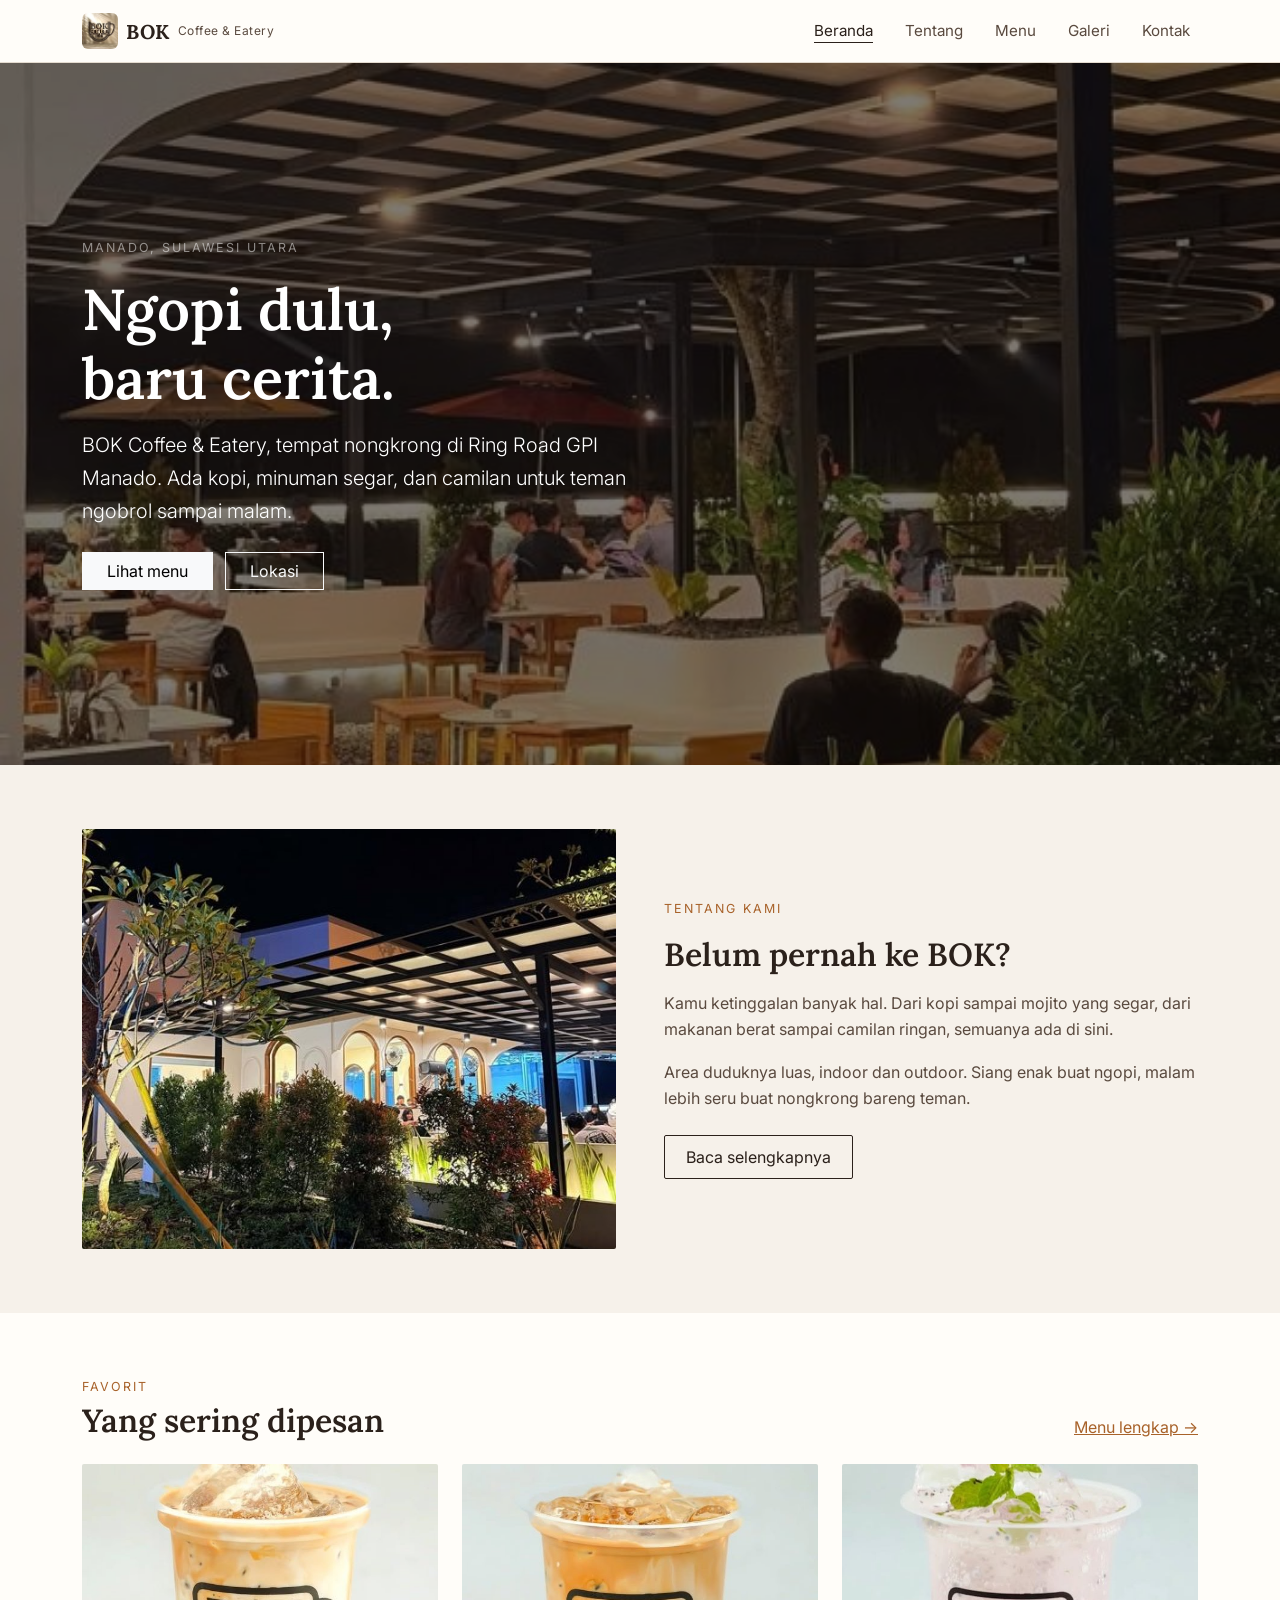
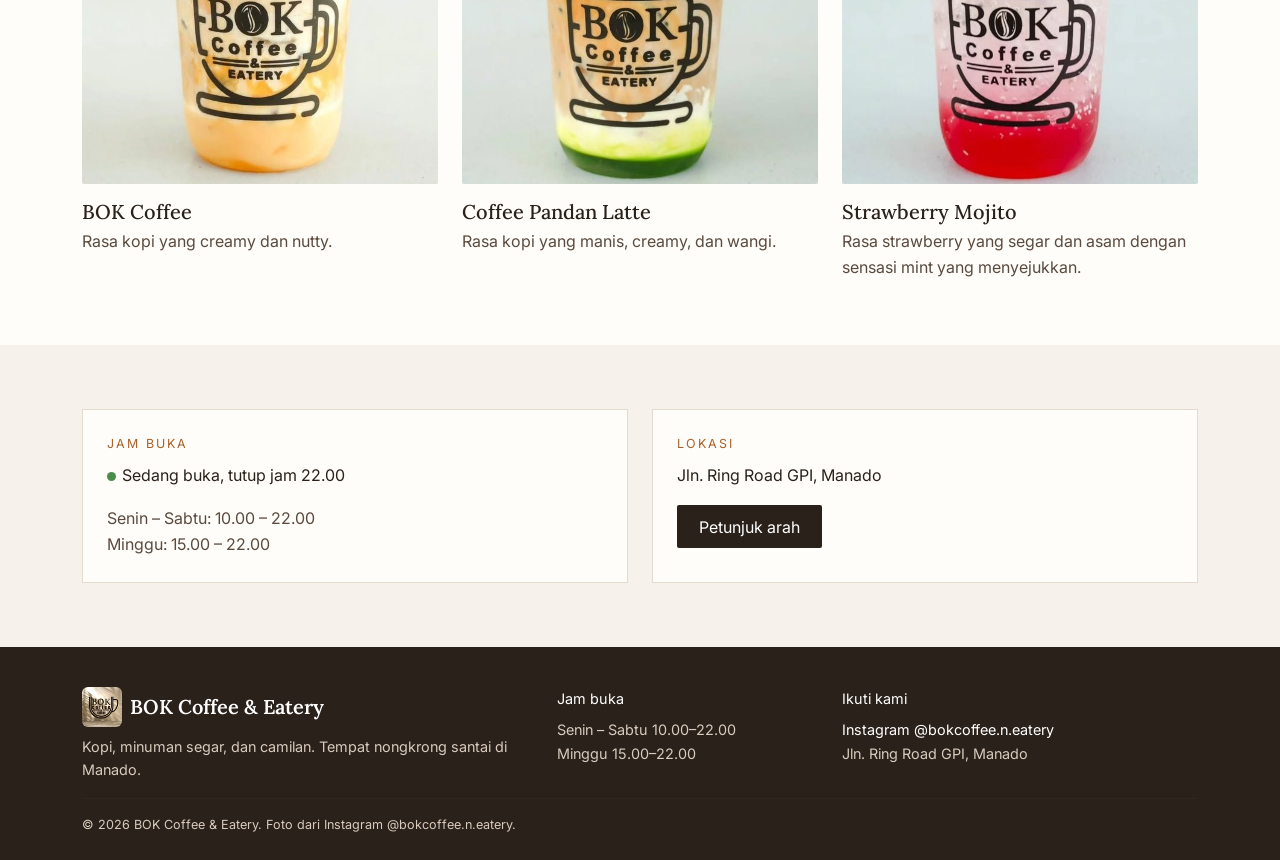
<file: index.html>
<!DOCTYPE html>
<html lang="id">
<head>
  <meta charset="UTF-8">
  <meta name="viewport" content="width=device-width, initial-scale=1">
  <title>Beranda | BOK Coffee &amp; Eatery Manado</title>
  <link rel="icon" href="img/logo.jpg">
  <meta name="description" content="BOK Coffee & Eatery, kedai kopi dan tempat nongkrong di Jln. Ring Road GPI, Manado.">
  <link href="https://cdn.jsdelivr.net/npm/bootstrap@5.3.3/dist/css/bootstrap.min.css" rel="stylesheet">
  <link rel="preconnect" href="https://fonts.googleapis.com">
  <link href="https://fonts.googleapis.com/css2?family=Inter:wght@400;500;600&family=Lora:wght@500;600;700&display=swap" rel="stylesheet">
  <link href="css/style.css" rel="stylesheet">
</head>
<body>

  <nav class="navbar navbar-expand-lg sticky-top">
    <div class="container">
      <a class="navbar-brand d-flex align-items-center gap-2" href="index.html"><img src="img/logo.jpg" alt="Logo BOK Coffee &amp; Eatery" class="logo"> BOK <small>Coffee &amp; Eatery</small></a>
      <button class="navbar-toggler" type="button" data-bs-toggle="collapse" data-bs-target="#nav" aria-controls="nav" aria-expanded="false" aria-label="Buka menu">
        <span class="navbar-toggler-icon"></span>
      </button>
      <div class="collapse navbar-collapse" id="nav">
        <ul class="navbar-nav ms-auto gap-lg-3">
          <li class="nav-item"><a class="nav-link active" href="index.html" aria-current="page">Beranda</a></li>
          <li class="nav-item"><a class="nav-link" href="tentang.html">Tentang</a></li>
          <li class="nav-item"><a class="nav-link" href="menu.html">Menu</a></li>
          <li class="nav-item"><a class="nav-link" href="galeri.html">Galeri</a></li>
          <li class="nav-item"><a class="nav-link" href="kontak.html">Kontak</a></li>
        </ul>
      </div>
    </div>
  </nav>

  <header class="hero d-flex align-items-center">
    <div class="container py-5">
      <p class="label text-white-50 mb-3">Manado, Sulawesi Utara</p>
      <h1 class="mb-3">Ngopi dulu,<br>baru cerita.</h1>
      <p class="lead col-lg-6 mb-4">BOK Coffee &amp; Eatery, tempat nongkrong di Ring Road GPI Manado. Ada kopi, minuman segar, dan camilan untuk teman ngobrol sampai malam.</p>
      <a href="menu.html" class="btn btn-light rounded-0 px-4 me-2">Lihat menu</a>
      <a href="kontak.html" class="btn btn-outline-light rounded-0 px-4">Lokasi</a>
    </div>
  </header>

  <section>
    <div class="container">
      <div class="row align-items-center g-4 g-lg-5">
        <div class="col-lg-6">
          <img class="photo photo-tall" src="img/kedai-malam.jpg" alt="Tampak BOK Coffee &amp; Eatery di malam hari">
        </div>
        <div class="col-lg-6">
          <p class="label">Tentang kami</p>
          <h2 class="mb-3">Belum pernah ke BOK?</h2>
          <p class="text-soft">Kamu ketinggalan banyak hal. Dari kopi sampai mojito yang segar, dari makanan berat sampai camilan ringan, semuanya ada di sini.</p>
          <p class="text-soft">Area duduknya luas, indoor dan outdoor. Siang enak buat ngopi, malam lebih seru buat nongkrong bareng teman.</p>
          <a href="tentang.html" class="btn btn-outline-bok mt-2">Baca selengkapnya</a>
        </div>
      </div>
    </div>
  </section>

  <section class="bg-paper">
    <div class="container">
      <div class="d-flex justify-content-between align-items-end mb-4 flex-wrap gap-2">
        <div>
          <p class="label mb-1">Favorit</p>
          <h2 class="mb-0">Yang sering dipesan</h2>
        </div>
        <a href="menu.html">Menu lengkap &rarr;</a>
      </div>
      <div class="row g-4">
        <div class="col-md-4">
          <img class="photo photo-menu mb-3" src="img/menu-bok-coffee.jpg" alt="BOK Coffee">
          <h3 class="h5 mb-1">BOK Coffee</h3>
          <p class="text-soft mb-0">Rasa kopi yang creamy dan nutty.</p>
        </div>
        <div class="col-md-4">
          <img class="photo photo-menu mb-3" src="img/menu-pandan-latte.jpg" alt="Coffee Pandan Latte">
          <h3 class="h5 mb-1">Coffee Pandan Latte</h3>
          <p class="text-soft mb-0">Rasa kopi yang manis, creamy, dan wangi.</p>
        </div>
        <div class="col-md-4">
          <img class="photo photo-menu mb-3" src="img/menu-strawberry-mojito.jpg" alt="Strawberry Mojito">
          <h3 class="h5 mb-1">Strawberry Mojito</h3>
          <p class="text-soft mb-0">Rasa strawberry yang segar dan asam dengan sensasi mint yang menyejukkan.</p>
        </div>
      </div>
    </div>
  </section>

  <section>
    <div class="container">
      <div class="row g-4">
        <div class="col-md-6">
          <div class="simple-card">
            <p class="label mb-2">Jam buka</p>
            <p id="status-buka" class="mb-3">Memuat status...</p>
            <p class="mb-0 text-soft">Senin &ndash; Sabtu: 10.00 &ndash; 22.00<br>Minggu: 15.00 &ndash; 22.00</p>
          </div>
        </div>
        <div class="col-md-6">
          <div class="simple-card">
            <p class="label mb-2">Lokasi</p>
            <p class="mb-3">Jln. Ring Road GPI, Manado</p>
            <a href="kontak.html" class="btn btn-bok">Petunjuk arah</a>
          </div>
        </div>
      </div>
    </div>
  </section>

  <footer>
    <div class="container">
      <div class="row g-4">
        <div class="col-md-5">
          <h5 class="serif text-white d-flex align-items-center gap-2"><img src="img/logo.jpg" alt="Logo BOK" class="logo"> BOK Coffee &amp; Eatery</h5>
          <p class="mb-0">Kopi, minuman segar, dan camilan. Tempat nongkrong santai di Manado.</p>
        </div>
        <div class="col-6 col-md-3">
          <p class="text-white mb-2">Jam buka</p>
          <p class="mb-0">Senin &ndash; Sabtu 10.00&ndash;22.00<br>Minggu 15.00&ndash;22.00</p>
        </div>
        <div class="col-6 col-md-4">
          <p class="text-white mb-2">Ikuti kami</p>
          <p class="mb-0"><a href="https://www.instagram.com/bokcoffee.n.eatery/" target="_blank" rel="noopener">Instagram @bokcoffee.n.eatery</a><br>Jln. Ring Road GPI, Manado</p>
        </div>
      </div>
      <hr>
      <p class="mb-0 small">&copy; <span class="tahun">2026</span> BOK Coffee &amp; Eatery. Foto dari Instagram @bokcoffee.n.eatery.</p>
    </div>
  </footer>

  <script src="https://cdn.jsdelivr.net/npm/bootstrap@5.3.3/dist/js/bootstrap.bundle.min.js"></script>
  <script src="js/main.js"></script>
</body>
</html>
</file>
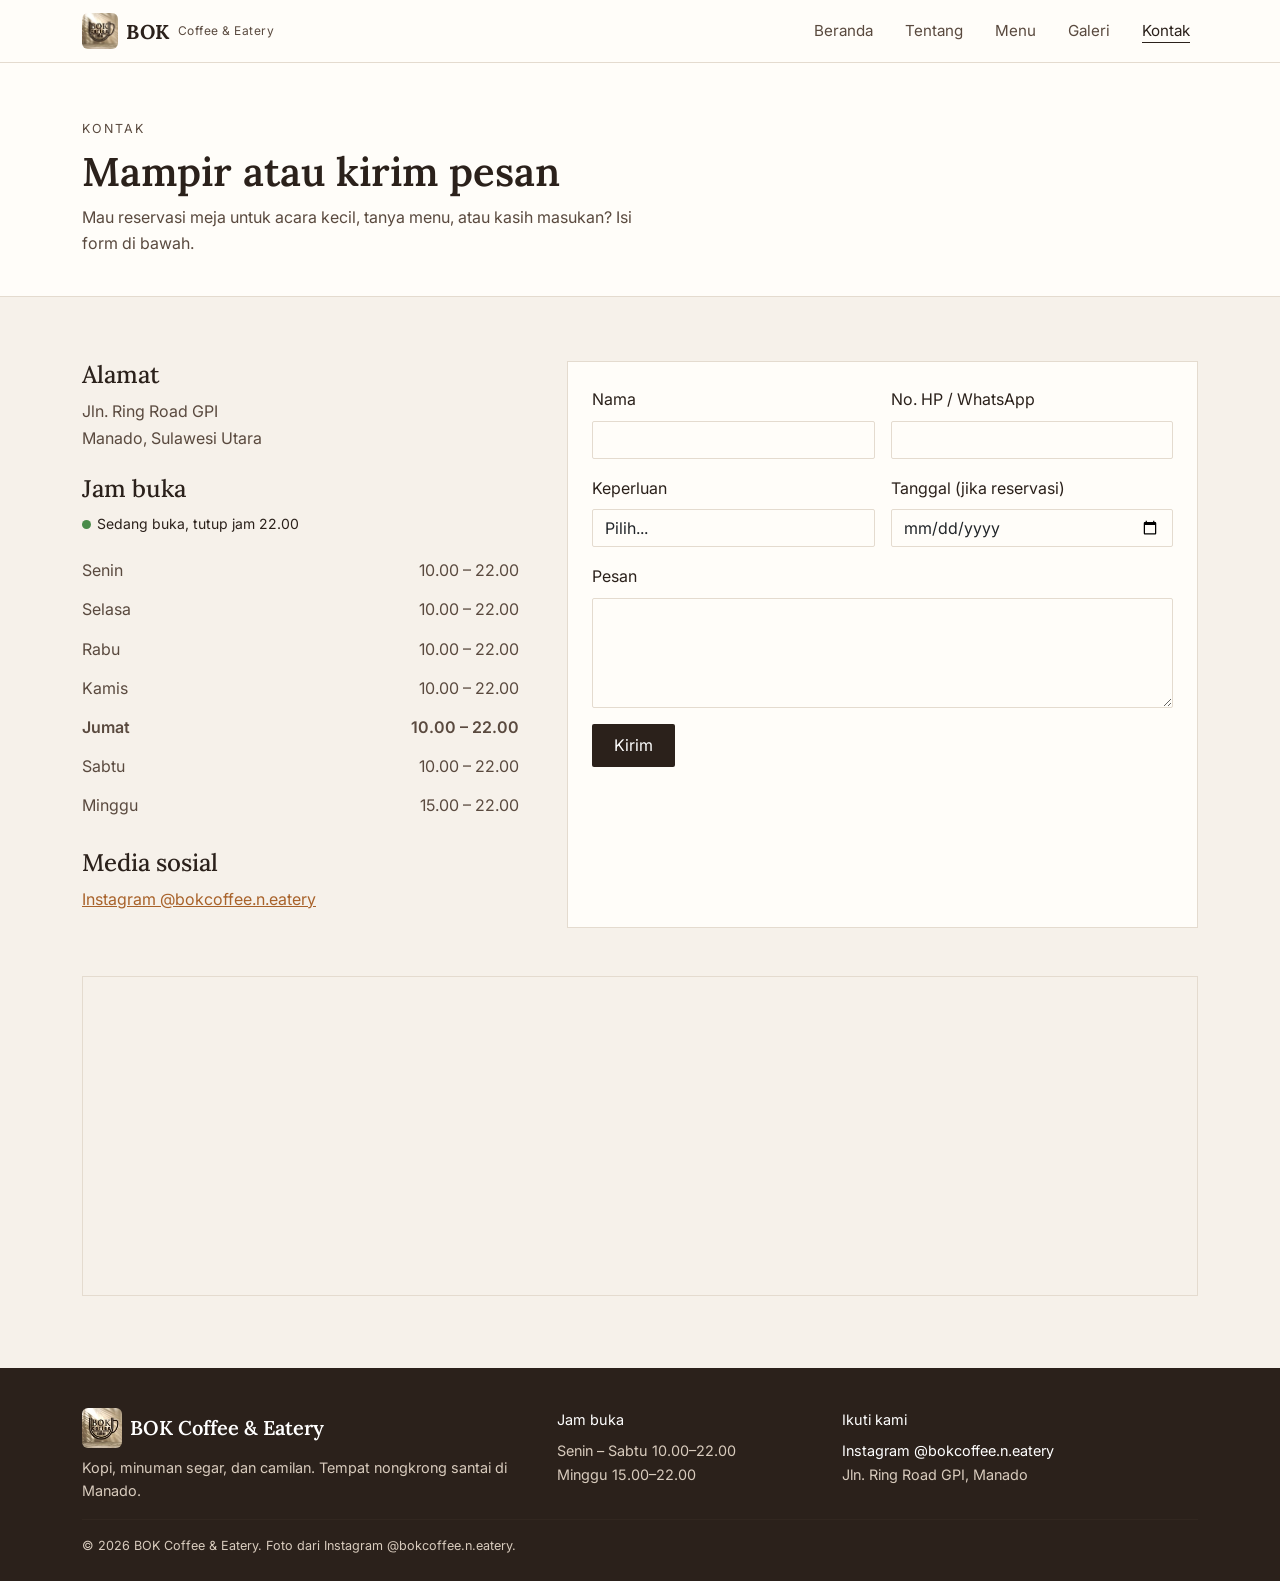
<file: kontak.html>
<!DOCTYPE html>
<html lang="id">
<head>
  <meta charset="UTF-8">
  <meta name="viewport" content="width=device-width, initial-scale=1">
  <title>Kontak | BOK Coffee &amp; Eatery Manado</title>
  <link rel="icon" href="img/logo.jpg">
  <meta name="description" content="BOK Coffee & Eatery, kedai kopi dan tempat nongkrong di Jln. Ring Road GPI, Manado.">
  <link href="https://cdn.jsdelivr.net/npm/bootstrap@5.3.3/dist/css/bootstrap.min.css" rel="stylesheet">
  <link rel="preconnect" href="https://fonts.googleapis.com">
  <link href="https://fonts.googleapis.com/css2?family=Inter:wght@400;500;600&family=Lora:wght@500;600;700&display=swap" rel="stylesheet">
  <link href="css/style.css" rel="stylesheet">
</head>
<body>

  <nav class="navbar navbar-expand-lg sticky-top">
    <div class="container">
      <a class="navbar-brand d-flex align-items-center gap-2" href="index.html"><img src="img/logo.jpg" alt="Logo BOK Coffee &amp; Eatery" class="logo"> BOK <small>Coffee &amp; Eatery</small></a>
      <button class="navbar-toggler" type="button" data-bs-toggle="collapse" data-bs-target="#nav" aria-controls="nav" aria-expanded="false" aria-label="Buka menu">
        <span class="navbar-toggler-icon"></span>
      </button>
      <div class="collapse navbar-collapse" id="nav">
        <ul class="navbar-nav ms-auto gap-lg-3">
          <li class="nav-item"><a class="nav-link" href="index.html">Beranda</a></li>
          <li class="nav-item"><a class="nav-link" href="tentang.html">Tentang</a></li>
          <li class="nav-item"><a class="nav-link" href="menu.html">Menu</a></li>
          <li class="nav-item"><a class="nav-link" href="galeri.html">Galeri</a></li>
          <li class="nav-item"><a class="nav-link active" href="kontak.html" aria-current="page">Kontak</a></li>
        </ul>
      </div>
    </div>
  </nav>

  <header class="page-head">
    <div class="container">
      <p class="label mb-2">Kontak</p>
      <h1>Mampir atau kirim pesan</h1>
      <p class="mb-0">Mau reservasi meja untuk acara kecil, tanya menu, atau kasih masukan? Isi form di bawah.</p>
    </div>
  </header>

  <section>
    <div class="container">
      <div class="row g-4 g-lg-5">
        <div class="col-lg-5">
          <h2 class="h4">Alamat</h2>
          <p class="text-soft">Jln. Ring Road GPI<br>Manado, Sulawesi Utara</p>

          <h2 class="h4 mt-4">Jam buka</h2>
          <p id="status-buka" class="small">Memuat status...</p>
          <table class="w-100 hours text-soft">
              <tr data-day="1"><td>Senin</td><td>10.00 &ndash; 22.00</td></tr>
              <tr data-day="2"><td>Selasa</td><td>10.00 &ndash; 22.00</td></tr>
              <tr data-day="3"><td>Rabu</td><td>10.00 &ndash; 22.00</td></tr>
              <tr data-day="4"><td>Kamis</td><td>10.00 &ndash; 22.00</td></tr>
              <tr data-day="5"><td>Jumat</td><td>10.00 &ndash; 22.00</td></tr>
              <tr data-day="6"><td>Sabtu</td><td>10.00 &ndash; 22.00</td></tr>
              <tr data-day="0"><td>Minggu</td><td>15.00 &ndash; 22.00</td></tr>
          </table>

          <h2 class="h4 mt-4">Media sosial</h2>
          <p><a href="https://www.instagram.com/bokcoffee.n.eatery/" target="_blank" rel="noopener">Instagram @bokcoffee.n.eatery</a></p>
        </div>

        <div class="col-lg-7">
          <form id="form-kontak" class="simple-card" novalidate>
            <div class="row g-3">
              <div class="col-md-6">
                <label for="nama" class="form-label">Nama</label>
                <input type="text" class="form-control" id="nama" name="nama" required>
                <div class="invalid-feedback">Nama wajib diisi.</div>
              </div>
              <div class="col-md-6">
                <label for="hp" class="form-label">No. HP / WhatsApp</label>
                <input type="tel" class="form-control" id="hp" name="hp" pattern="[0-9+ ]{9,15}" required>
                <div class="invalid-feedback">Masukkan nomor yang valid.</div>
              </div>
              <div class="col-md-6">
                <label for="keperluan" class="form-label">Keperluan</label>
                <select class="form-select" id="keperluan" name="keperluan" required>
                  <option value="">Pilih...</option>
                  <option>Reservasi meja</option>
                  <option>Pertanyaan menu</option>
                  <option>Kritik &amp; saran</option>
                  <option>Lainnya</option>
                </select>
                <div class="invalid-feedback">Pilih salah satu.</div>
              </div>
              <div class="col-md-6">
                <label for="tanggal" class="form-label">Tanggal (jika reservasi)</label>
                <input type="date" class="form-control" id="tanggal" name="tanggal">
              </div>
              <div class="col-12">
                <label for="pesan" class="form-label">Pesan</label>
                <textarea class="form-control" id="pesan" name="pesan" rows="4" required></textarea>
                <div class="invalid-feedback">Pesan tidak boleh kosong.</div>
              </div>
              <div class="col-12">
                <button type="submit" class="btn btn-bok">Kirim</button>
              </div>
            </div>
            <div id="form-alert"></div>
          </form>
        </div>
      </div>

      <div class="map-wrap mt-5">
        <iframe src="https://maps.google.com/maps?q=BOK%20Coffee%20%26%20Eatery%20Manado&z=15&output=embed" loading="lazy" title="Peta lokasi BOK Coffee"></iframe>
      </div>
    </div>
  </section>

  <footer>
    <div class="container">
      <div class="row g-4">
        <div class="col-md-5">
          <h5 class="serif text-white d-flex align-items-center gap-2"><img src="img/logo.jpg" alt="Logo BOK" class="logo"> BOK Coffee &amp; Eatery</h5>
          <p class="mb-0">Kopi, minuman segar, dan camilan. Tempat nongkrong santai di Manado.</p>
        </div>
        <div class="col-6 col-md-3">
          <p class="text-white mb-2">Jam buka</p>
          <p class="mb-0">Senin &ndash; Sabtu 10.00&ndash;22.00<br>Minggu 15.00&ndash;22.00</p>
        </div>
        <div class="col-6 col-md-4">
          <p class="text-white mb-2">Ikuti kami</p>
          <p class="mb-0"><a href="https://www.instagram.com/bokcoffee.n.eatery/" target="_blank" rel="noopener">Instagram @bokcoffee.n.eatery</a><br>Jln. Ring Road GPI, Manado</p>
        </div>
      </div>
      <hr>
      <p class="mb-0 small">&copy; <span class="tahun">2026</span> BOK Coffee &amp; Eatery. Foto dari Instagram @bokcoffee.n.eatery.</p>
    </div>
  </footer>

  <script src="https://cdn.jsdelivr.net/npm/bootstrap@5.3.3/dist/js/bootstrap.bundle.min.js"></script>
  <script src="js/main.js"></script>
</body>
</html>
</file>
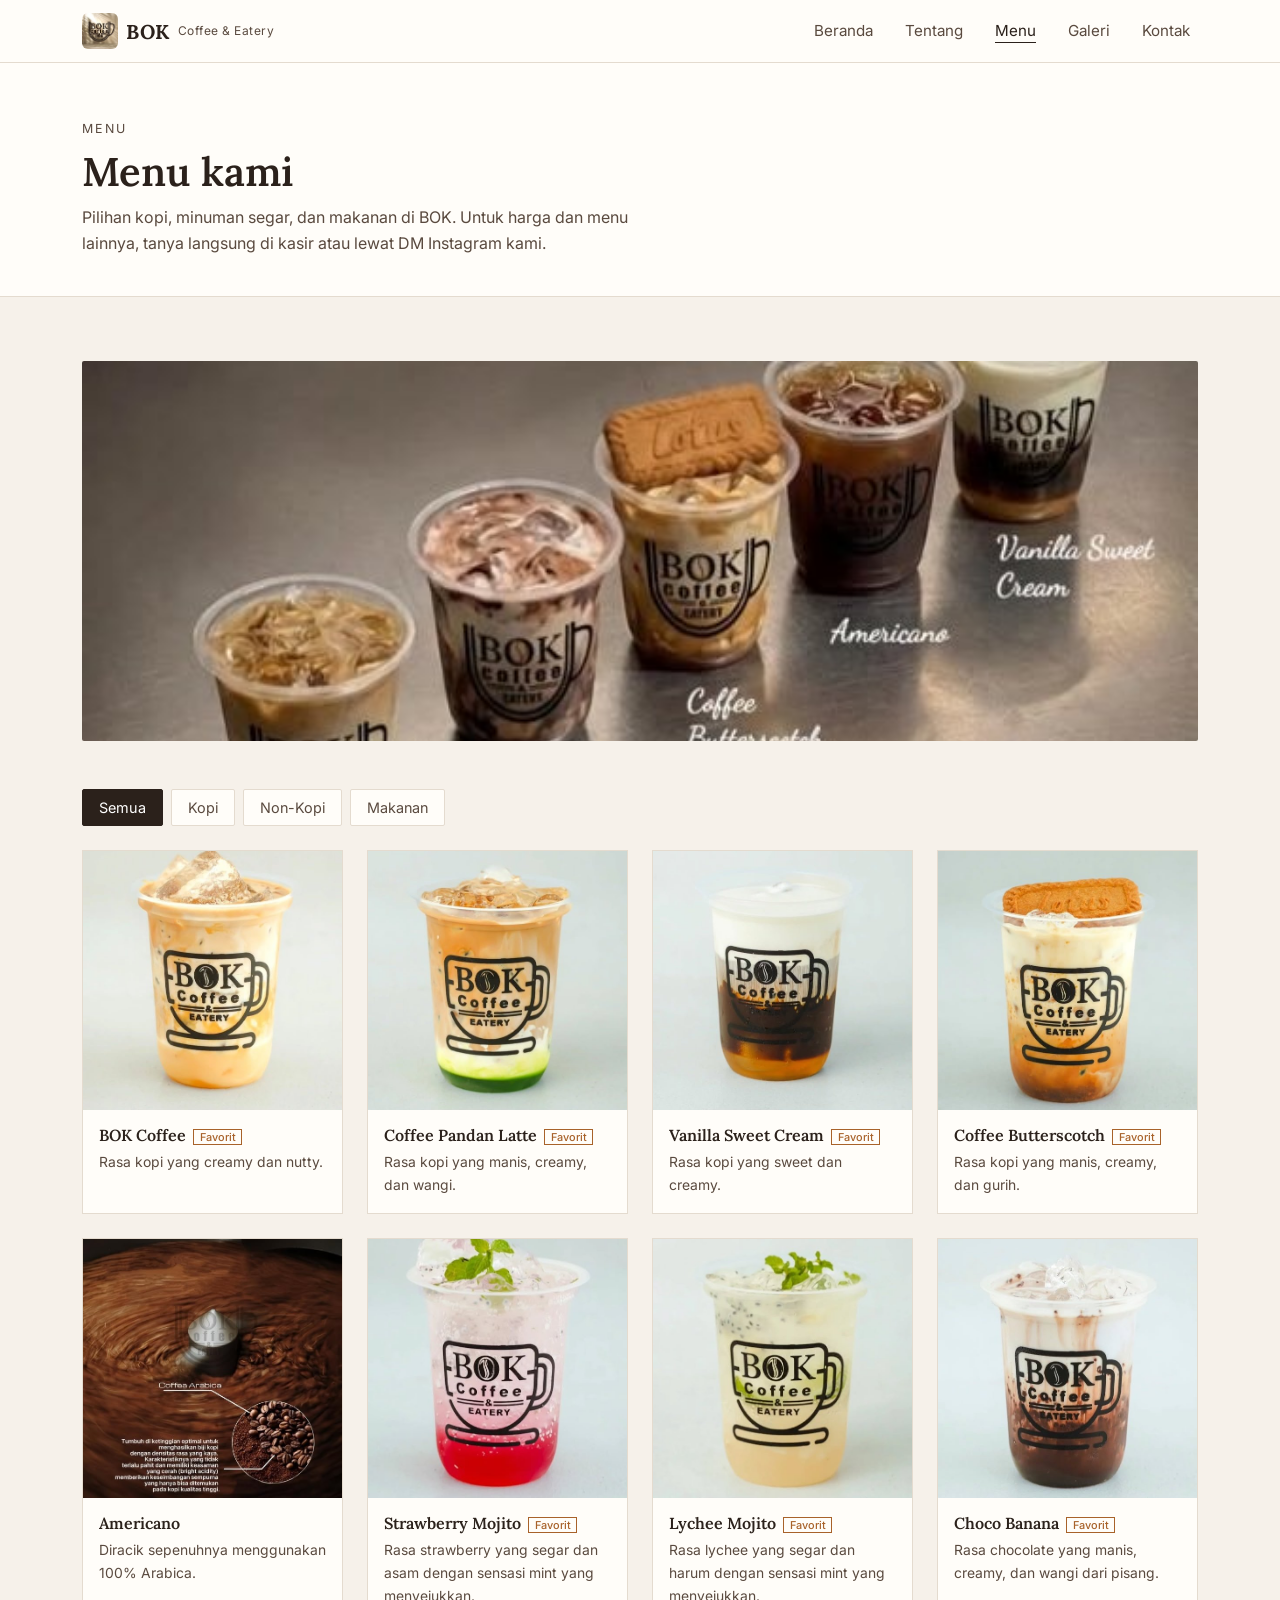
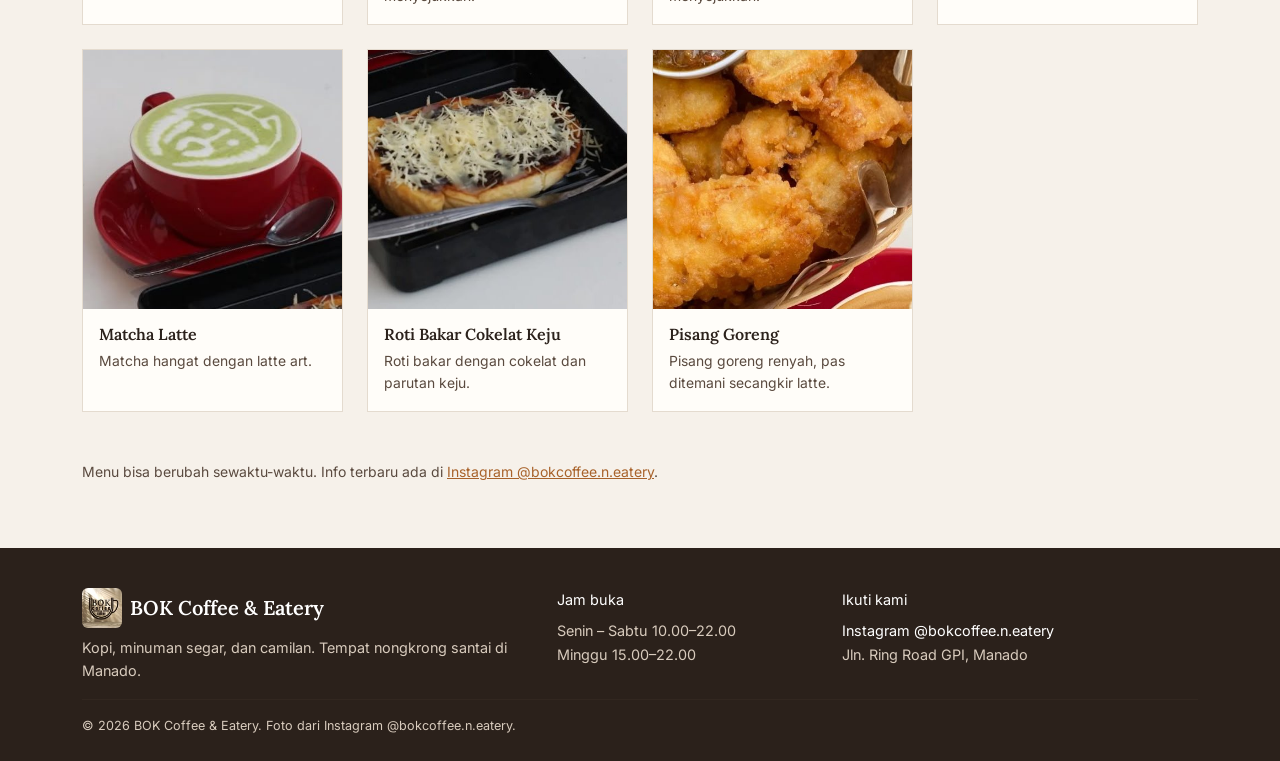
<file: menu.html>
<!DOCTYPE html>
<html lang="id">
<head>
  <meta charset="UTF-8">
  <meta name="viewport" content="width=device-width, initial-scale=1">
  <title>Menu | BOK Coffee &amp; Eatery Manado</title>
  <link rel="icon" href="img/logo.jpg">
  <meta name="description" content="BOK Coffee & Eatery, kedai kopi dan tempat nongkrong di Jln. Ring Road GPI, Manado.">
  <link href="https://cdn.jsdelivr.net/npm/bootstrap@5.3.3/dist/css/bootstrap.min.css" rel="stylesheet">
  <link rel="preconnect" href="https://fonts.googleapis.com">
  <link href="https://fonts.googleapis.com/css2?family=Inter:wght@400;500;600&family=Lora:wght@500;600;700&display=swap" rel="stylesheet">
  <link href="css/style.css" rel="stylesheet">
</head>
<body>

  <nav class="navbar navbar-expand-lg sticky-top">
    <div class="container">
      <a class="navbar-brand d-flex align-items-center gap-2" href="index.html"><img src="img/logo.jpg" alt="Logo BOK Coffee &amp; Eatery" class="logo"> BOK <small>Coffee &amp; Eatery</small></a>
      <button class="navbar-toggler" type="button" data-bs-toggle="collapse" data-bs-target="#nav" aria-controls="nav" aria-expanded="false" aria-label="Buka menu">
        <span class="navbar-toggler-icon"></span>
      </button>
      <div class="collapse navbar-collapse" id="nav">
        <ul class="navbar-nav ms-auto gap-lg-3">
          <li class="nav-item"><a class="nav-link" href="index.html">Beranda</a></li>
          <li class="nav-item"><a class="nav-link" href="tentang.html">Tentang</a></li>
          <li class="nav-item"><a class="nav-link active" href="menu.html" aria-current="page">Menu</a></li>
          <li class="nav-item"><a class="nav-link" href="galeri.html">Galeri</a></li>
          <li class="nav-item"><a class="nav-link" href="kontak.html">Kontak</a></li>
        </ul>
      </div>
    </div>
  </nav>

  <header class="page-head">
    <div class="container">
      <p class="label mb-2">Menu</p>
      <h1>Menu kami</h1>
      <p class="mb-0">Pilihan kopi, minuman segar, dan makanan di BOK. Untuk harga dan menu lainnya, tanya langsung di kasir atau lewat DM Instagram kami.</p>
    </div>
  </header>

  <section>
    <div class="container">
      <img class="photo photo-wide mb-5" src="img/lineup.jpg" alt="Deretan minuman BOK: Coffee Pandan Latte, Choco Banana, Coffee Butterscotch, Americano, Vanilla Sweet Cream">
      <div class="d-flex flex-wrap gap-2 mb-4">
        <button class="filter-btn active" data-filter="semua">Semua</button>
        <button class="filter-btn" data-filter="kopi">Kopi</button>
        <button class="filter-btn" data-filter="nonkopi">Non-Kopi</button>
        <button class="filter-btn" data-filter="makanan">Makanan</button>
      </div>
      <div class="row g-4">
        <div class="col-6 col-lg-3 menu-card" data-kategori="kopi">
          <div class="card-menu">
            <img src="img/menu-bok-coffee.jpg" alt="BOK Coffee" loading="lazy">
            <div class="p-3">
              <h3>BOK Coffee <span class="badge-fav">Favorit</span></h3>
              <p>Rasa kopi yang creamy dan nutty.</p>
            </div>
          </div>
        </div>
        <div class="col-6 col-lg-3 menu-card" data-kategori="kopi">
          <div class="card-menu">
            <img src="img/menu-pandan-latte.jpg" alt="Coffee Pandan Latte" loading="lazy">
            <div class="p-3">
              <h3>Coffee Pandan Latte <span class="badge-fav">Favorit</span></h3>
              <p>Rasa kopi yang manis, creamy, dan wangi.</p>
            </div>
          </div>
        </div>
        <div class="col-6 col-lg-3 menu-card" data-kategori="kopi">
          <div class="card-menu">
            <img src="img/menu-vanilla-sweet-cream.jpg" alt="Vanilla Sweet Cream" loading="lazy">
            <div class="p-3">
              <h3>Vanilla Sweet Cream <span class="badge-fav">Favorit</span></h3>
              <p>Rasa kopi yang sweet dan creamy.</p>
            </div>
          </div>
        </div>
        <div class="col-6 col-lg-3 menu-card" data-kategori="kopi">
          <div class="card-menu">
            <img src="img/menu-butterscotch.jpg" alt="Coffee Butterscotch" loading="lazy">
            <div class="p-3">
              <h3>Coffee Butterscotch <span class="badge-fav">Favorit</span></h3>
              <p>Rasa kopi yang manis, creamy, dan gurih.</p>
            </div>
          </div>
        </div>
        <div class="col-6 col-lg-3 menu-card" data-kategori="kopi">
          <div class="card-menu">
            <img src="img/arabica.jpg" alt="Americano" loading="lazy">
            <div class="p-3">
              <h3>Americano </h3>
              <p>Diracik sepenuhnya menggunakan 100% Arabica.</p>
            </div>
          </div>
        </div>
        <div class="col-6 col-lg-3 menu-card" data-kategori="nonkopi">
          <div class="card-menu">
            <img src="img/menu-strawberry-mojito.jpg" alt="Strawberry Mojito" loading="lazy">
            <div class="p-3">
              <h3>Strawberry Mojito <span class="badge-fav">Favorit</span></h3>
              <p>Rasa strawberry yang segar dan asam dengan sensasi mint yang menyejukkan.</p>
            </div>
          </div>
        </div>
        <div class="col-6 col-lg-3 menu-card" data-kategori="nonkopi">
          <div class="card-menu">
            <img src="img/menu-lychee-mojito.jpg" alt="Lychee Mojito" loading="lazy">
            <div class="p-3">
              <h3>Lychee Mojito <span class="badge-fav">Favorit</span></h3>
              <p>Rasa lychee yang segar dan harum dengan sensasi mint yang menyejukkan.</p>
            </div>
          </div>
        </div>
        <div class="col-6 col-lg-3 menu-card" data-kategori="nonkopi">
          <div class="card-menu">
            <img src="img/menu-choco-banana.jpg" alt="Choco Banana" loading="lazy">
            <div class="p-3">
              <h3>Choco Banana <span class="badge-fav">Favorit</span></h3>
              <p>Rasa chocolate yang manis, creamy, dan wangi dari pisang.</p>
            </div>
          </div>
        </div>
        <div class="col-6 col-lg-3 menu-card" data-kategori="nonkopi">
          <div class="card-menu">
            <img src="img/menu-matcha-latte.jpg" alt="Matcha Latte" loading="lazy">
            <div class="p-3">
              <h3>Matcha Latte </h3>
              <p>Matcha hangat dengan latte art.</p>
            </div>
          </div>
        </div>
        <div class="col-6 col-lg-3 menu-card" data-kategori="makanan">
          <div class="card-menu">
            <img src="img/menu-roti-bakar.jpg" alt="Roti Bakar Cokelat Keju" loading="lazy">
            <div class="p-3">
              <h3>Roti Bakar Cokelat Keju </h3>
              <p>Roti bakar dengan cokelat dan parutan keju.</p>
            </div>
          </div>
        </div>
        <div class="col-6 col-lg-3 menu-card" data-kategori="makanan">
          <div class="card-menu">
            <img src="img/menu-pisang-goreng.jpg" alt="Pisang Goreng" loading="lazy">
            <div class="p-3">
              <h3>Pisang Goreng </h3>
              <p>Pisang goreng renyah, pas ditemani secangkir latte.</p>
            </div>
          </div>
        </div>
      </div>
      <p class="text-soft small mt-5 mb-0">Menu bisa berubah sewaktu-waktu. Info terbaru ada di <a href="https://www.instagram.com/bokcoffee.n.eatery/" target="_blank" rel="noopener">Instagram @bokcoffee.n.eatery</a>.</p>
    </div>
  </section>

  <footer>
    <div class="container">
      <div class="row g-4">
        <div class="col-md-5">
          <h5 class="serif text-white d-flex align-items-center gap-2"><img src="img/logo.jpg" alt="Logo BOK" class="logo"> BOK Coffee &amp; Eatery</h5>
          <p class="mb-0">Kopi, minuman segar, dan camilan. Tempat nongkrong santai di Manado.</p>
        </div>
        <div class="col-6 col-md-3">
          <p class="text-white mb-2">Jam buka</p>
          <p class="mb-0">Senin &ndash; Sabtu 10.00&ndash;22.00<br>Minggu 15.00&ndash;22.00</p>
        </div>
        <div class="col-6 col-md-4">
          <p class="text-white mb-2">Ikuti kami</p>
          <p class="mb-0"><a href="https://www.instagram.com/bokcoffee.n.eatery/" target="_blank" rel="noopener">Instagram @bokcoffee.n.eatery</a><br>Jln. Ring Road GPI, Manado</p>
        </div>
      </div>
      <hr>
      <p class="mb-0 small">&copy; <span class="tahun">2026</span> BOK Coffee &amp; Eatery. Foto dari Instagram @bokcoffee.n.eatery.</p>
    </div>
  </footer>

  <script src="https://cdn.jsdelivr.net/npm/bootstrap@5.3.3/dist/js/bootstrap.bundle.min.js"></script>
  <script src="js/main.js"></script>
</body>
</html>
</file>
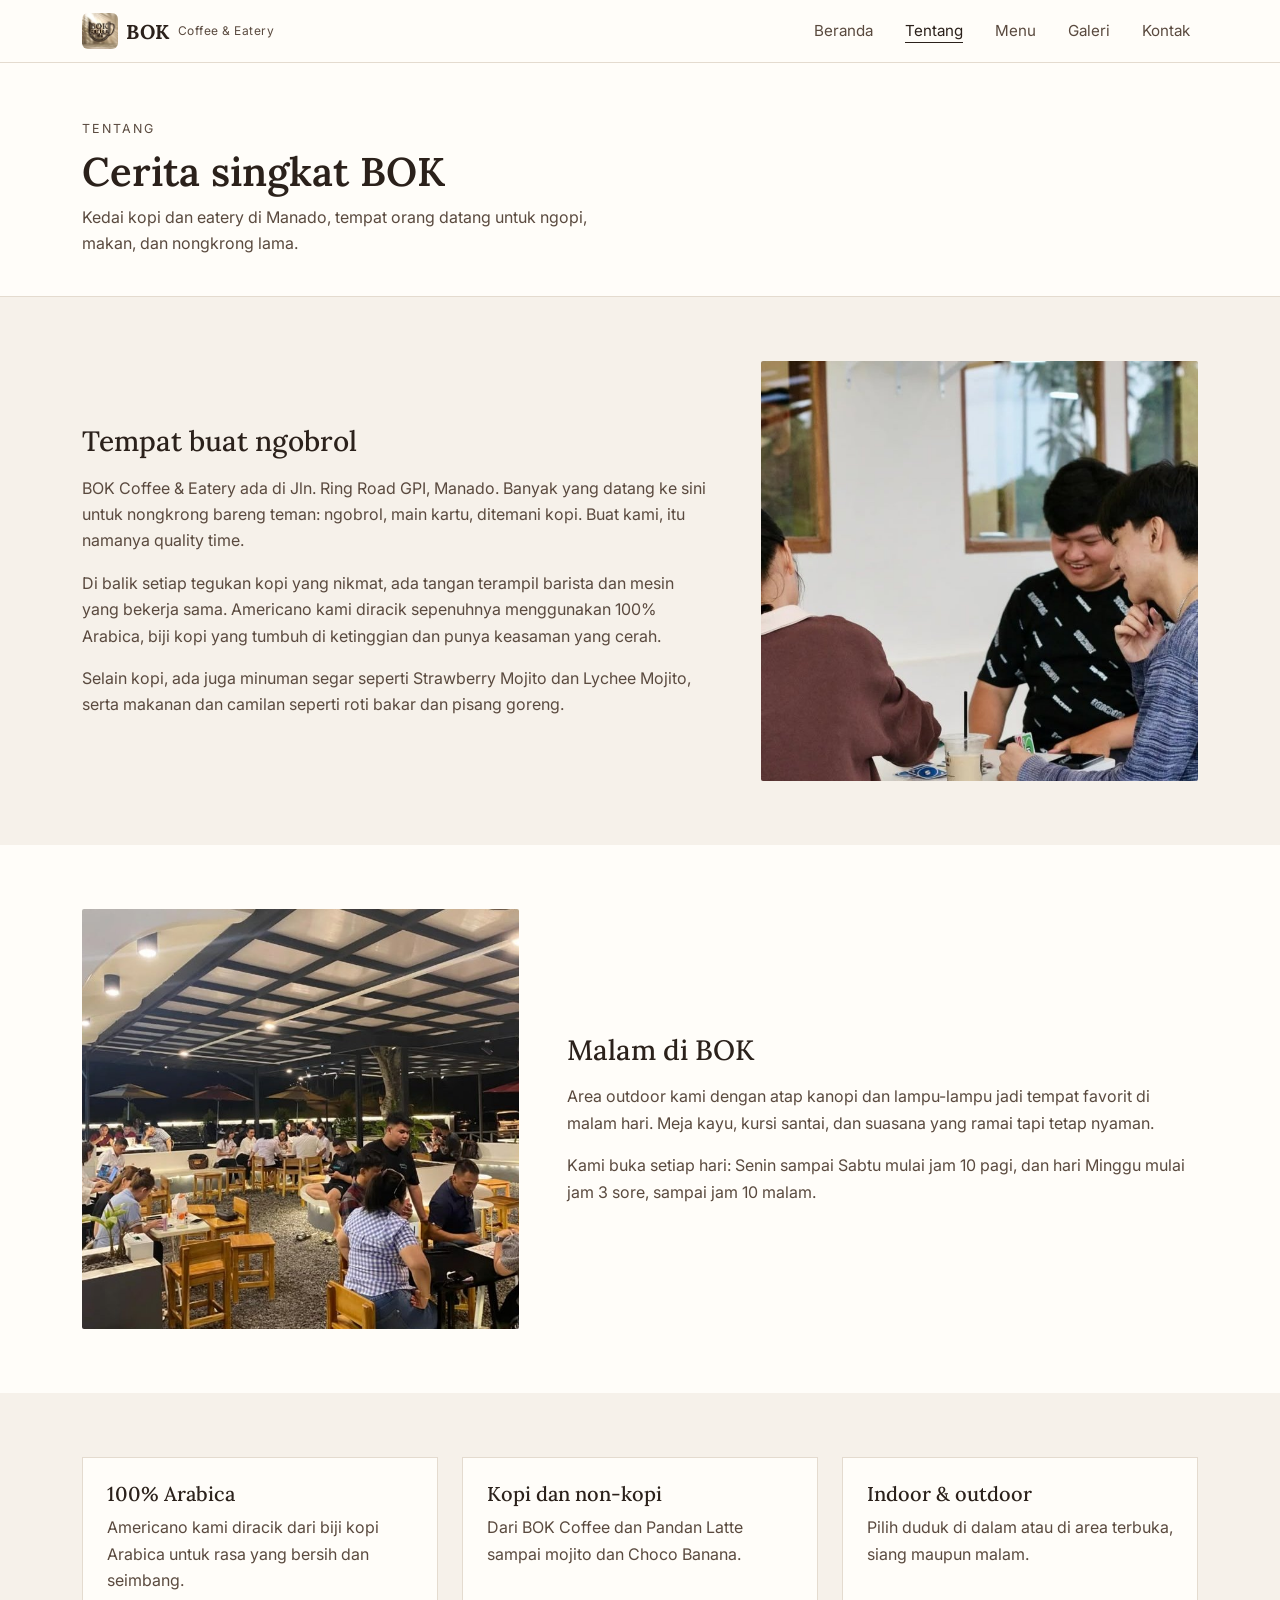
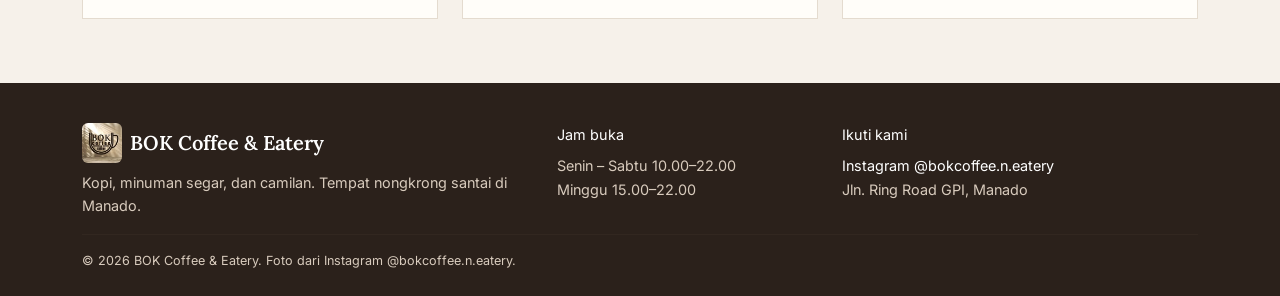
<file: tentang.html>
<!DOCTYPE html>
<html lang="id">
<head>
  <meta charset="UTF-8">
  <meta name="viewport" content="width=device-width, initial-scale=1">
  <title>Tentang | BOK Coffee &amp; Eatery Manado</title>
  <link rel="icon" href="img/logo.jpg">
  <meta name="description" content="BOK Coffee & Eatery, kedai kopi dan tempat nongkrong di Jln. Ring Road GPI, Manado.">
  <link href="https://cdn.jsdelivr.net/npm/bootstrap@5.3.3/dist/css/bootstrap.min.css" rel="stylesheet">
  <link rel="preconnect" href="https://fonts.googleapis.com">
  <link href="https://fonts.googleapis.com/css2?family=Inter:wght@400;500;600&family=Lora:wght@500;600;700&display=swap" rel="stylesheet">
  <link href="css/style.css" rel="stylesheet">
</head>
<body>

  <nav class="navbar navbar-expand-lg sticky-top">
    <div class="container">
      <a class="navbar-brand d-flex align-items-center gap-2" href="index.html"><img src="img/logo.jpg" alt="Logo BOK Coffee &amp; Eatery" class="logo"> BOK <small>Coffee &amp; Eatery</small></a>
      <button class="navbar-toggler" type="button" data-bs-toggle="collapse" data-bs-target="#nav" aria-controls="nav" aria-expanded="false" aria-label="Buka menu">
        <span class="navbar-toggler-icon"></span>
      </button>
      <div class="collapse navbar-collapse" id="nav">
        <ul class="navbar-nav ms-auto gap-lg-3">
          <li class="nav-item"><a class="nav-link" href="index.html">Beranda</a></li>
          <li class="nav-item"><a class="nav-link active" href="tentang.html" aria-current="page">Tentang</a></li>
          <li class="nav-item"><a class="nav-link" href="menu.html">Menu</a></li>
          <li class="nav-item"><a class="nav-link" href="galeri.html">Galeri</a></li>
          <li class="nav-item"><a class="nav-link" href="kontak.html">Kontak</a></li>
        </ul>
      </div>
    </div>
  </nav>

  <header class="page-head">
    <div class="container">
      <p class="label mb-2">Tentang</p>
      <h1>Cerita singkat BOK</h1>
      <p class="mb-0">Kedai kopi dan eatery di Manado, tempat orang datang untuk ngopi, makan, dan nongkrong lama.</p>
    </div>
  </header>

  <section>
    <div class="container">
      <div class="row g-4 g-lg-5 align-items-center">
        <div class="col-lg-7">
          <h2 class="h3 mb-3">Tempat buat ngobrol</h2>
          <p class="text-soft">BOK Coffee &amp; Eatery ada di Jln. Ring Road GPI, Manado. Banyak yang datang ke sini untuk nongkrong bareng teman: ngobrol, main kartu, ditemani kopi. Buat kami, itu namanya quality time.</p>
          <p class="text-soft">Di balik setiap tegukan kopi yang nikmat, ada tangan terampil barista dan mesin yang bekerja sama. Americano kami diracik sepenuhnya menggunakan 100% Arabica, biji kopi yang tumbuh di ketinggian dan punya keasaman yang cerah.</p>
          <p class="text-soft mb-0">Selain kopi, ada juga minuman segar seperti Strawberry Mojito dan Lychee Mojito, serta makanan dan camilan seperti roti bakar dan pisang goreng.</p>
        </div>
        <div class="col-lg-5">
          <img class="photo photo-tall" src="img/nongkrong.jpg" alt="Pengunjung nongkrong di BOK Coffee">
        </div>
      </div>
    </div>
  </section>

  <section class="bg-paper">
    <div class="container">
      <div class="row g-4 g-lg-5 align-items-center">
        <div class="col-lg-5 order-lg-1 order-2">
          <img class="photo photo-tall" src="img/suasana-ramai.jpg" alt="Suasana malam di area outdoor BOK">
        </div>
        <div class="col-lg-7 order-lg-2 order-1">
          <h2 class="h3 mb-3">Malam di BOK</h2>
          <p class="text-soft">Area outdoor kami dengan atap kanopi dan lampu-lampu jadi tempat favorit di malam hari. Meja kayu, kursi santai, dan suasana yang ramai tapi tetap nyaman.</p>
          <p class="text-soft mb-0">Kami buka setiap hari: Senin sampai Sabtu mulai jam 10 pagi, dan hari Minggu mulai jam 3 sore, sampai jam 10 malam.</p>
        </div>
      </div>
    </div>
  </section>

  <section>
    <div class="container">
      <div class="row g-4">
        <div class="col-md-4">
          <div class="simple-card">
            <h3 class="h5">100% Arabica</h3>
            <p class="text-soft mb-0">Americano kami diracik dari biji kopi Arabica untuk rasa yang bersih dan seimbang.</p>
          </div>
        </div>
        <div class="col-md-4">
          <div class="simple-card">
            <h3 class="h5">Kopi dan non-kopi</h3>
            <p class="text-soft mb-0">Dari BOK Coffee dan Pandan Latte sampai mojito dan Choco Banana.</p>
          </div>
        </div>
        <div class="col-md-4">
          <div class="simple-card">
            <h3 class="h5">Indoor &amp; outdoor</h3>
            <p class="text-soft mb-0">Pilih duduk di dalam atau di area terbuka, siang maupun malam.</p>
          </div>
        </div>
      </div>
    </div>
  </section>

  <footer>
    <div class="container">
      <div class="row g-4">
        <div class="col-md-5">
          <h5 class="serif text-white d-flex align-items-center gap-2"><img src="img/logo.jpg" alt="Logo BOK" class="logo"> BOK Coffee &amp; Eatery</h5>
          <p class="mb-0">Kopi, minuman segar, dan camilan. Tempat nongkrong santai di Manado.</p>
        </div>
        <div class="col-6 col-md-3">
          <p class="text-white mb-2">Jam buka</p>
          <p class="mb-0">Senin &ndash; Sabtu 10.00&ndash;22.00<br>Minggu 15.00&ndash;22.00</p>
        </div>
        <div class="col-6 col-md-4">
          <p class="text-white mb-2">Ikuti kami</p>
          <p class="mb-0"><a href="https://www.instagram.com/bokcoffee.n.eatery/" target="_blank" rel="noopener">Instagram @bokcoffee.n.eatery</a><br>Jln. Ring Road GPI, Manado</p>
        </div>
      </div>
      <hr>
      <p class="mb-0 small">&copy; <span class="tahun">2026</span> BOK Coffee &amp; Eatery. Foto dari Instagram @bokcoffee.n.eatery.</p>
    </div>
  </footer>

  <script src="https://cdn.jsdelivr.net/npm/bootstrap@5.3.3/dist/js/bootstrap.bundle.min.js"></script>
  <script src="js/main.js"></script>
</body>
</html>
</file>
<file: css/style.css>
/* BOK Coffee & Eatery - style */
:root {
  --cream: #f6f1ea;
  --paper: #fffdf9;
  --brown: #2b211b;
  --brown-soft: #5a4a3f;
  --accent: #a8622a;
  --line: #e4dbcf;
}

body {
  font-family: "Inter", system-ui, -apple-system, "Segoe UI", sans-serif;
  background: var(--cream);
  color: var(--brown);
  line-height: 1.65;
}

h1, h2, h3, .serif {
  font-family: "Lora", Georgia, serif;
  font-weight: 600;
}

a { color: var(--accent); }
a:hover { color: var(--brown); }

/* navbar */
.navbar {
  background: var(--paper);
  border-bottom: 1px solid var(--line);
}
.navbar-brand {
  font-family: "Lora", Georgia, serif;
  font-weight: 700;
  letter-spacing: .5px;
  color: var(--brown) !important;
}
.navbar-brand small {
  font-family: "Inter", sans-serif;
  font-weight: 400;
  font-size: .75rem;
  color: var(--brown-soft);
}
.navbar .nav-link {
  color: var(--brown-soft);
  font-size: .95rem;
}
.navbar .nav-link:hover,
.navbar .nav-link.active {
  color: var(--brown);
  text-decoration: underline;
  text-underline-offset: 6px;
}

/* tombol */
.btn-bok {
  background: var(--brown);
  color: #fff;
  border-radius: 2px;
  padding: .55rem 1.3rem;
}
.btn-bok:hover { background: var(--accent); color: #fff; }
.btn-outline-bok {
  border: 1px solid var(--brown);
  color: var(--brown);
  border-radius: 2px;
  padding: .55rem 1.3rem;
}
.btn-outline-bok:hover { background: var(--brown); color: #fff; }

/* hero */
.hero {
  min-height: 78vh;
  background: #3a2c22 url("../img/outdoor-malam.jpg") center 60%/cover no-repeat;
  position: relative;
  color: #fff;
}
.hero::before {
  content: "";
  position: absolute;
  inset: 0;
  background: rgba(20, 14, 10, .55);
}
.hero .container { position: relative; }
.hero h1 { font-size: clamp(2.2rem, 5vw, 3.6rem); }

.page-head {
  background: var(--paper);
  border-bottom: 1px solid var(--line);
  padding: 3.5rem 0 2.5rem;
}
.page-head p { color: var(--brown-soft); max-width: 560px; }

section { padding: 4rem 0; }
.bg-paper { background: var(--paper); }
.text-soft { color: var(--brown-soft); }
.label {
  font-size: .78rem;
  text-transform: uppercase;
  letter-spacing: 2px;
  color: var(--accent);
}

/* foto */
.photo {
  width: 100%;
  object-fit: cover;
  background: #cbb9a6;
  border-radius: 2px;
}
.photo-tall { height: 420px; }
.photo-mid { height: 260px; }

/* menu */
.menu-item {
  display: flex;
  justify-content: space-between;
  gap: 1rem;
  padding: .9rem 0;
  border-bottom: 1px dashed var(--line);
}
.menu-item h3 { font-size: 1.05rem; margin: 0; }
.menu-item p { margin: 0; font-size: .88rem; color: var(--brown-soft); }
.menu-item .price { white-space: nowrap; font-weight: 600; }
.filter-btn {
  border: 1px solid var(--line);
  background: var(--paper);
  color: var(--brown-soft);
  padding: .35rem 1rem;
  border-radius: 2px;
  font-size: .9rem;
}
.filter-btn.active { background: var(--brown); color: #fff; border-color: var(--brown); }

/* kartu sederhana */
.simple-card {
  background: var(--paper);
  border: 1px solid var(--line);
  padding: 1.5rem;
  height: 100%;
}

/* galeri */
.gallery img {
  width: 100%;
  height: 240px;
  object-fit: cover;
  background: #cbb9a6;
  cursor: pointer;
  transition: opacity .2s;
}
.gallery img:hover { opacity: .85; }

/* status buka */
.status-dot {
  display: inline-block;
  width: 9px; height: 9px;
  border-radius: 50%;
  margin-right: 6px;
  background: #999;
}
.status-dot.open { background: #4a8c4a; }
.status-dot.closed { background: #b84a3a; }

/* jam */
.hours td { padding: .4rem 0; }
.hours td:last-child { text-align: right; }
.hours tr.today { font-weight: 600; }

/* form */
.form-control, .form-select {
  border-radius: 2px;
  border-color: var(--line);
  background: var(--paper);
}
.form-control:focus, .form-select:focus {
  border-color: var(--accent);
  box-shadow: none;
}

.map-wrap iframe {
  width: 100%;
  height: 320px;
  border: 1px solid var(--line);
}

footer {
  background: var(--brown);
  color: #d8cbbd;
  padding: 2.5rem 0 1.5rem;
  font-size: .9rem;
}
footer a { color: #fff; text-decoration: none; }
footer a:hover { text-decoration: underline; color: #fff; }
footer hr { border-color: #4a3b31; }

/* logo */
.navbar .logo { height: 36px; width: 36px; object-fit: cover; border-radius: 6px; }
footer .logo { height: 40px; width: 40px; object-fit: cover; border-radius: 6px; }

/* foto menu */
.photo-menu { height: 320px; object-fit: cover; object-position: center; }
.photo-wide { height: 380px; }

.card-menu {
  background: var(--paper);
  border: 1px solid var(--line);
  height: 100%;
}
.card-menu img {
  width: 100%;
  aspect-ratio: 1 / 1;
  object-fit: cover;
  background: #e9e3da;
}
.card-menu h3 { font-size: 1rem; margin-bottom: .35rem; }
.card-menu p { font-size: .87rem; color: var(--brown-soft); margin: 0; }
.badge-fav {
  font-family: "Inter", sans-serif;
  font-size: .68rem;
  font-weight: 500;
  color: var(--accent);
  border: 1px solid var(--accent);
  padding: 0 .35rem;
  margin-left: .2rem;
  vertical-align: middle;
}
@media (max-width: 575px) {
  .photo-tall { height: 320px; }
  .photo-wide { height: 220px; }
  .gallery img { height: 160px; }
}
</file>
